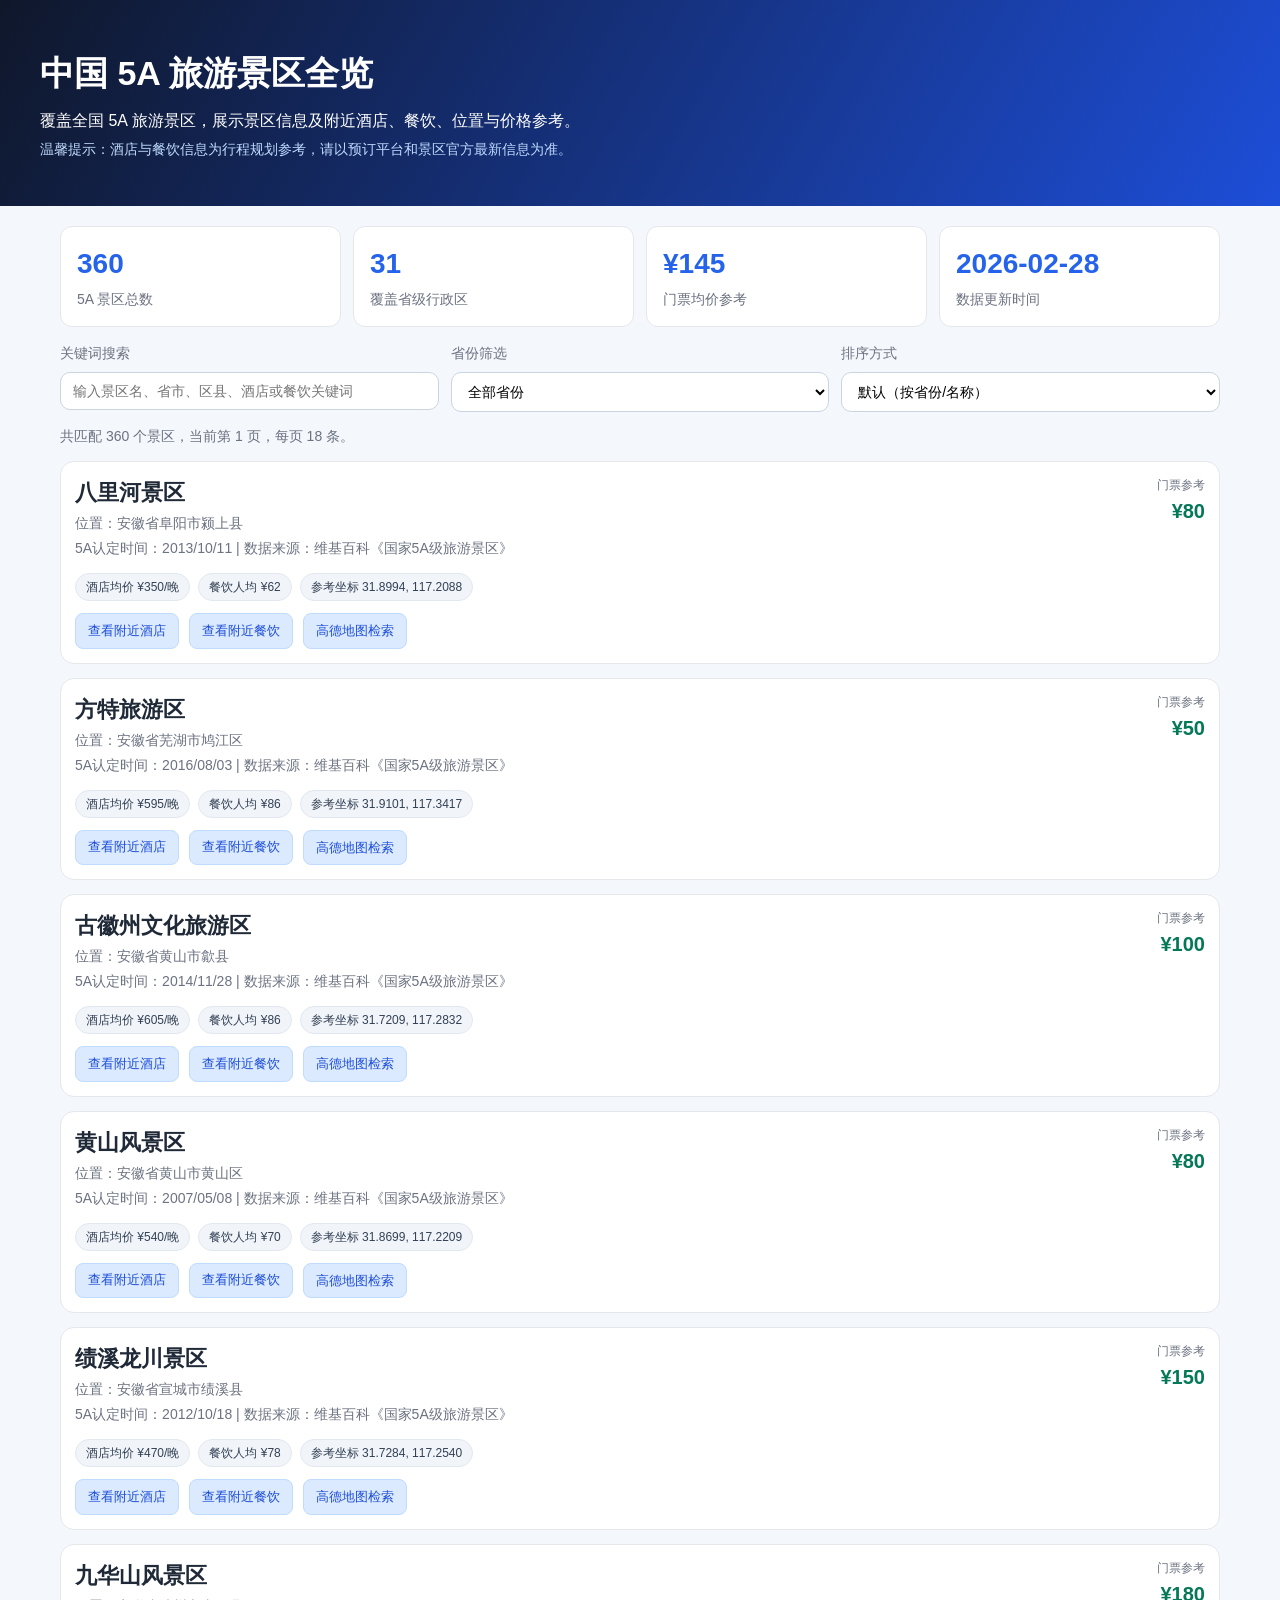
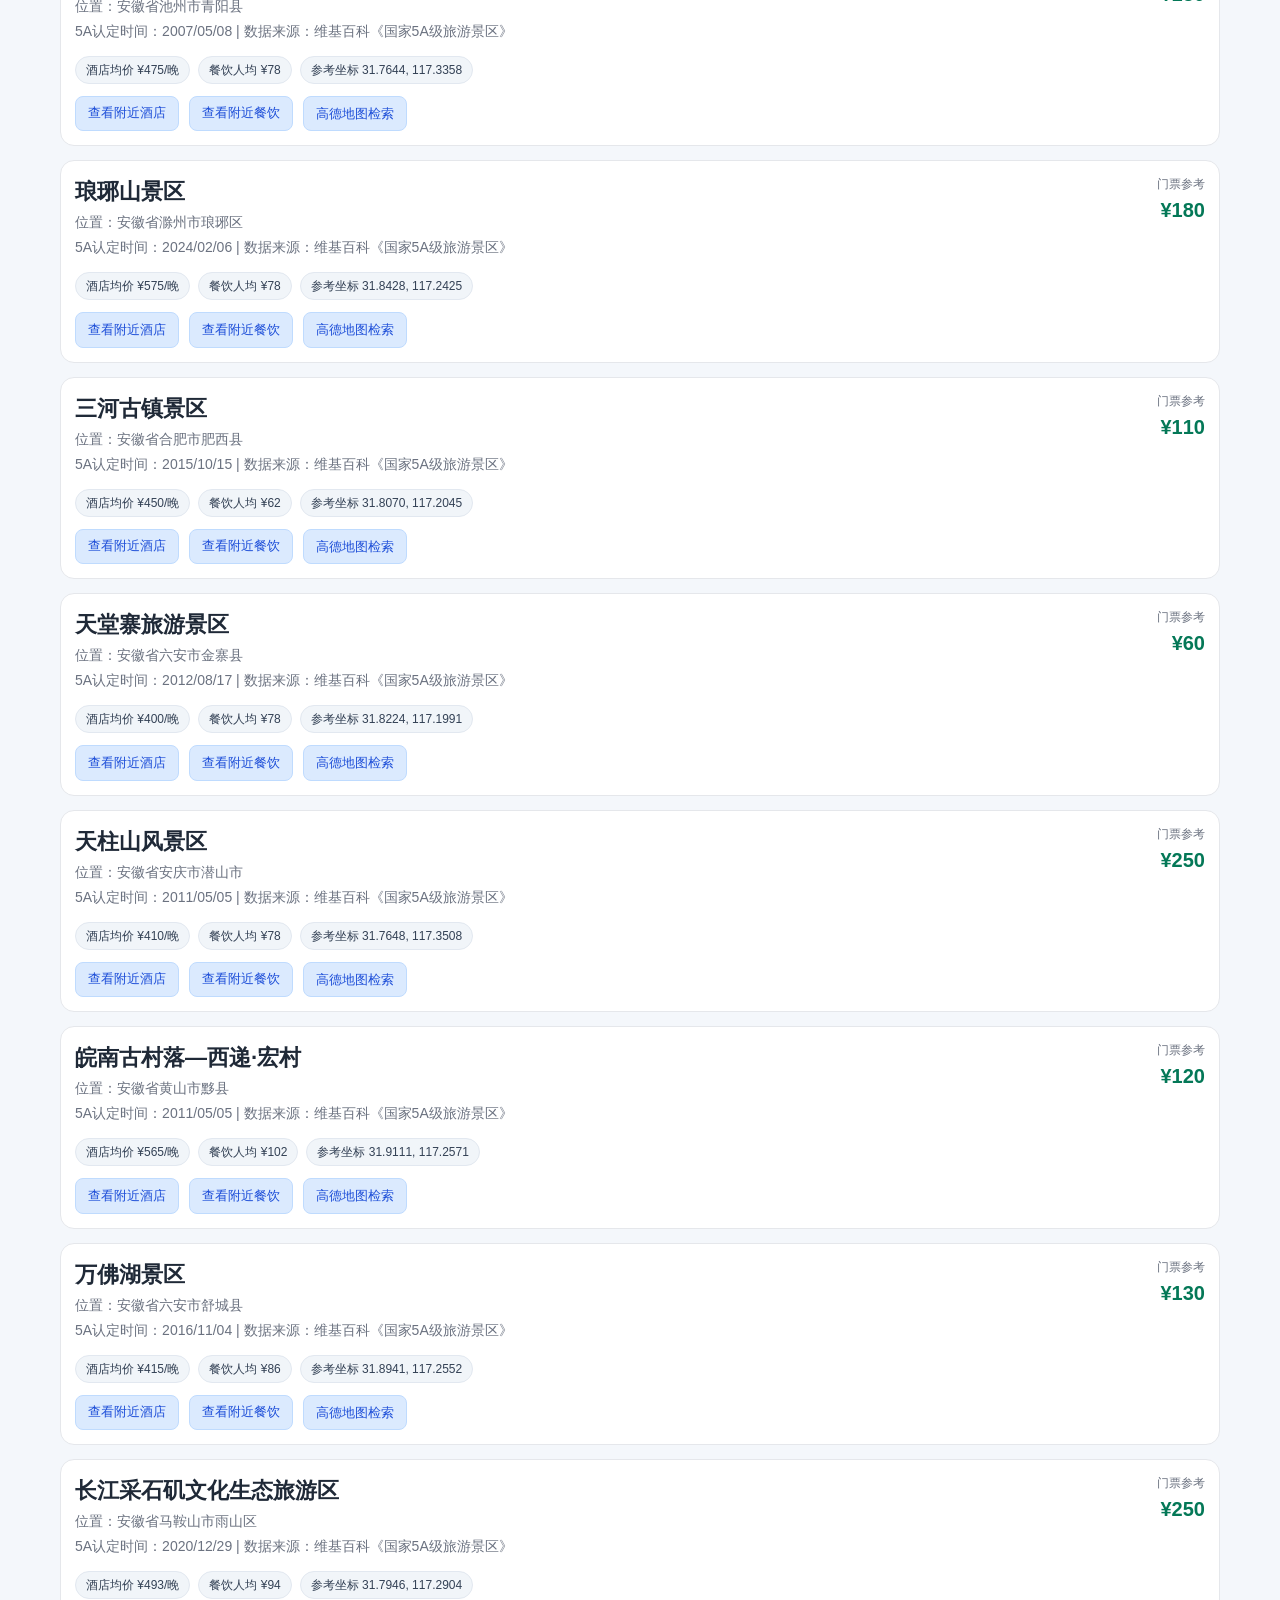
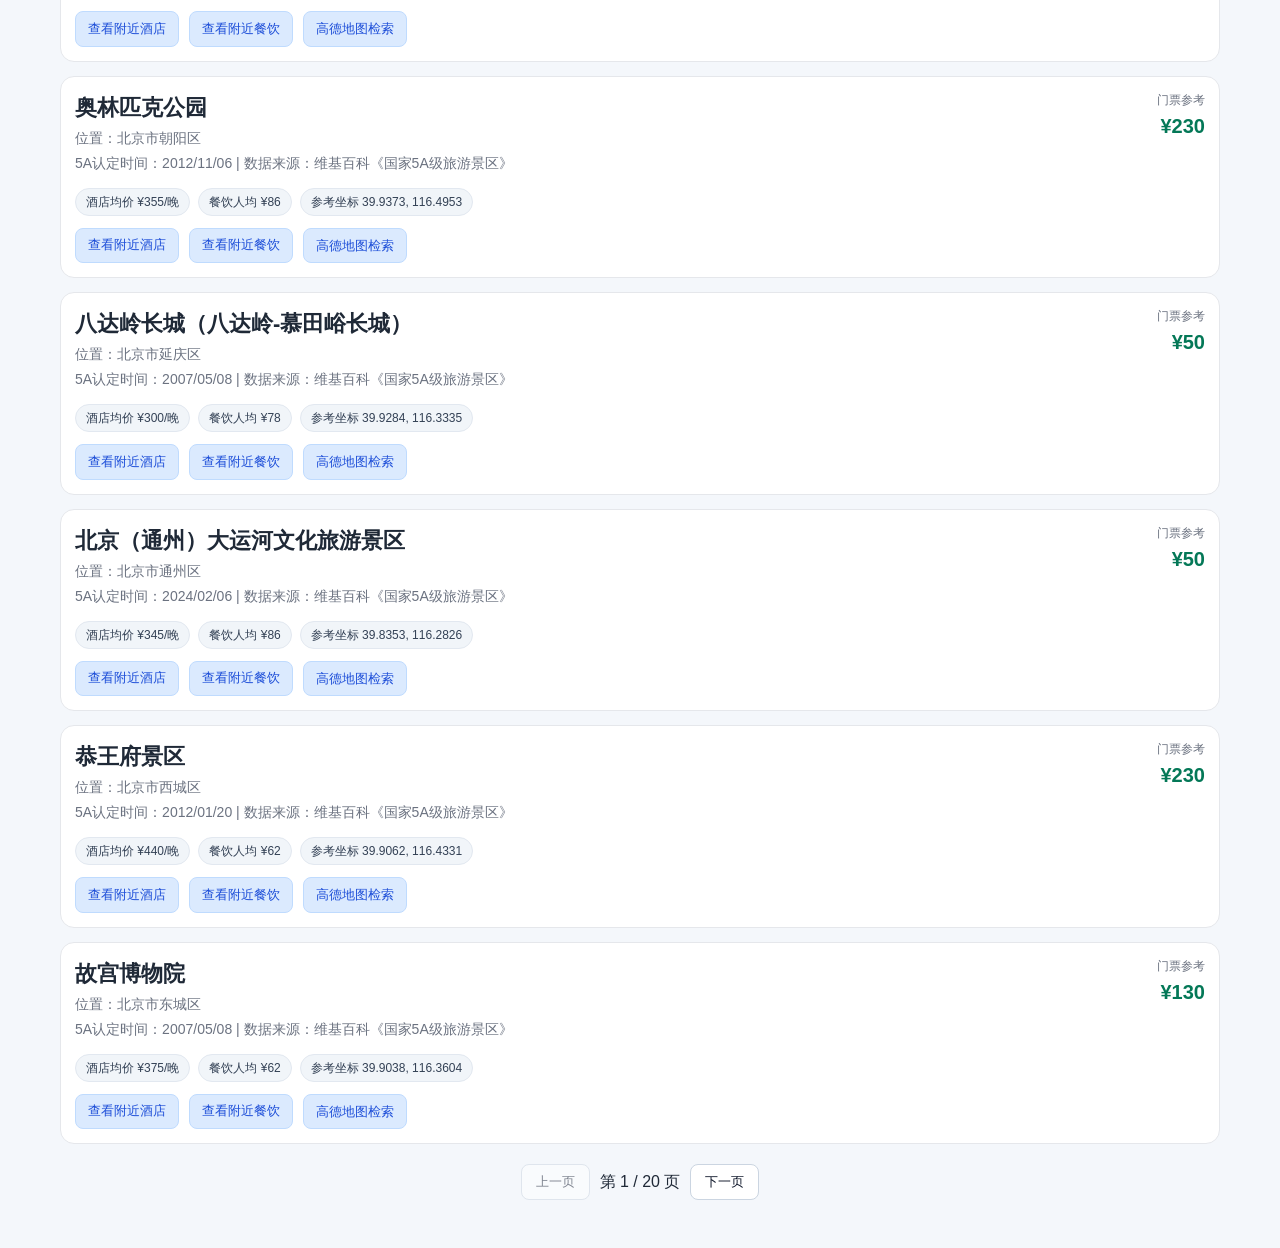
<file: src/main/resources/static/china-5a-travel/index.html>
<!DOCTYPE html>
<html lang="zh-CN">
<head>
  <meta charset="UTF-8" />
  <meta name="viewport" content="width=device-width, initial-scale=1.0" />
  <title>中国5A旅游景区全览</title>
  <link rel="stylesheet" href="./styles.css" />
</head>
<body>
  <header class="hero">
    <div class="hero-content">
      <h1>中国 5A 旅游景区全览</h1>
      <p>
        覆盖全国 5A 旅游景区，展示景区信息及附近酒店、餐饮、位置与价格参考。
      </p>
      <p class="hint">
        温馨提示：酒店与餐饮信息为行程规划参考，请以预订平台和景区官方最新信息为准。
      </p>
    </div>
  </header>

  <main class="container">
    <section class="stats" id="statsPanel">
      <article>
        <h2 id="totalAttractions">0</h2>
        <p>5A 景区总数</p>
      </article>
      <article>
        <h2 id="totalProvinces">0</h2>
        <p>覆盖省级行政区</p>
      </article>
      <article>
        <h2 id="avgTicketPrice">¥0</h2>
        <p>门票均价参考</p>
      </article>
      <article>
        <h2 id="lastUpdated">-</h2>
        <p>数据更新时间</p>
      </article>
    </section>

    <section class="controls">
      <label>
        关键词搜索
        <input
          id="searchInput"
          type="text"
          placeholder="输入景区名、省市、区县、酒店或餐饮关键词"
        />
      </label>

      <label>
        省份筛选
        <select id="provinceSelect">
          <option value="">全部省份</option>
        </select>
      </label>

      <label>
        排序方式
        <select id="sortSelect">
          <option value="default">默认（按省份/名称）</option>
          <option value="ticketAsc">门票价格升序</option>
          <option value="ticketDesc">门票价格降序</option>
          <option value="hotelAsc">酒店均价升序</option>
          <option value="hotelDesc">酒店均价降序</option>
          <option value="foodAsc">餐饮人均升序</option>
          <option value="foodDesc">餐饮人均降序</option>
        </select>
      </label>
    </section>

    <section class="result-meta">
      <p id="resultText">正在加载数据...</p>
    </section>

    <section id="cardList" class="card-list"></section>

    <section class="pagination">
      <button id="prevBtn" type="button">上一页</button>
      <span id="pageInfo">第 1 / 1 页</span>
      <button id="nextBtn" type="button">下一页</button>
    </section>
  </main>

  <template id="cardTemplate">
    <article class="spot-card">
      <div class="spot-header">
        <div>
          <h3 class="spot-name"></h3>
          <p class="spot-location"></p>
          <p class="spot-date"></p>
        </div>
        <div class="spot-price-block">
          <p class="ticket-price-label">门票参考</p>
          <p class="ticket-price"></p>
        </div>
      </div>

      <div class="spot-tags"></div>

      <div class="spot-actions">
        <button class="toggle-hotels" type="button">查看附近酒店</button>
        <button class="toggle-foods" type="button">查看附近餐饮</button>
        <a class="map-link" target="_blank" rel="noopener noreferrer">地图搜索</a>
      </div>

      <div class="detail-panel hotels-panel hidden"></div>
      <div class="detail-panel foods-panel hidden"></div>
    </article>
  </template>

  <script src="./app.js"></script>
</body>
</html>
</file>
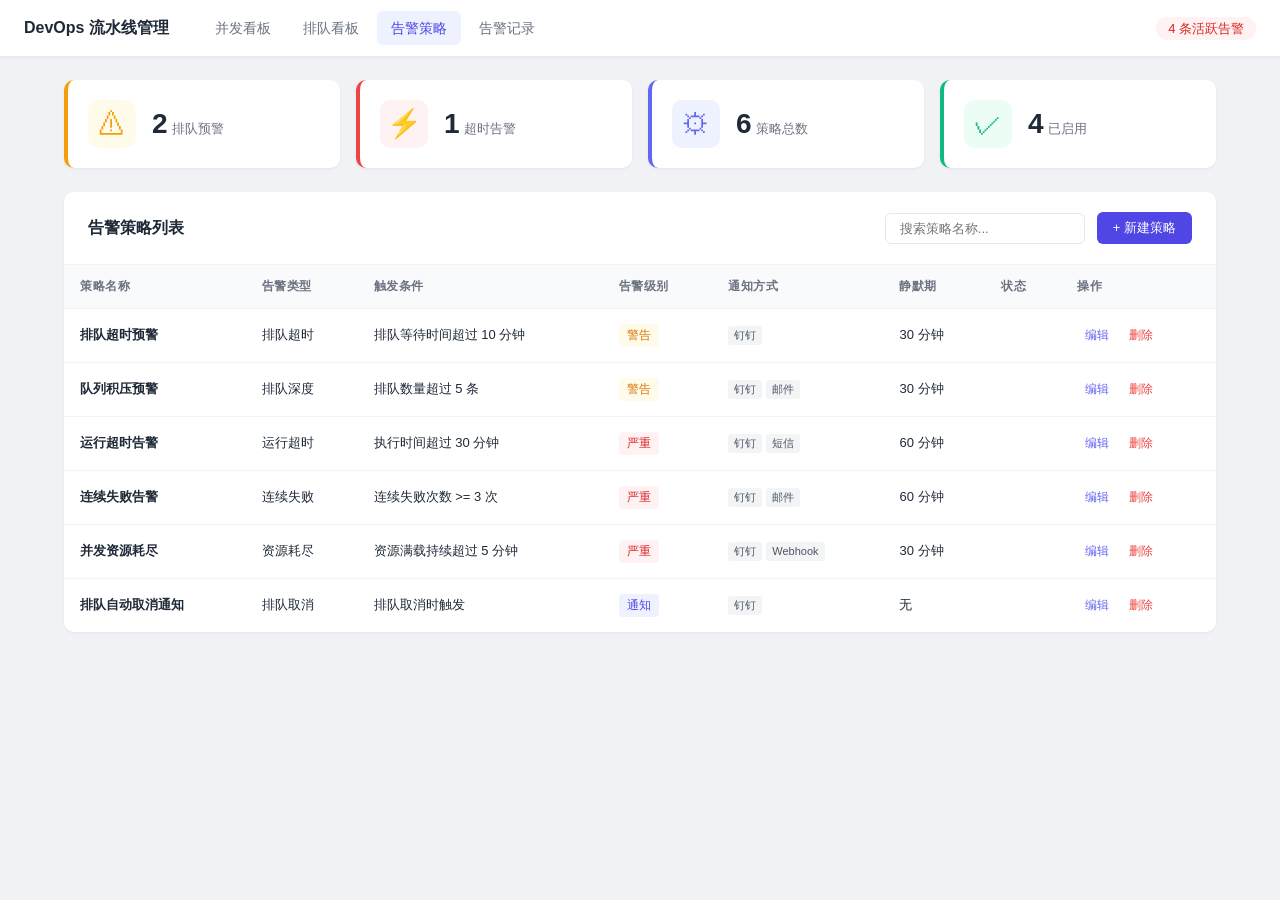
<file: src/main/resources/static/pipeline-alert/index.html>
<!DOCTYPE html>
<html lang="zh-CN">
<head>
    <meta charset="UTF-8">
    <meta name="viewport" content="width=device-width, initial-scale=1.0">
    <title>流水线告警策略配置</title>
    <link rel="stylesheet" href="styles.css">
</head>
<body>
    <div class="app-container">
        <!-- 顶部导航 -->
        <header class="app-header">
            <div class="header-left">
                <h1 class="app-title">DevOps 流水线管理</h1>
                <nav class="header-nav">
                    <a href="#" class="nav-item">并发看板</a>
                    <a href="#" class="nav-item">排队看板</a>
                    <a href="#" class="nav-item active">告警策略</a>
                    <a href="#" class="nav-item">告警记录</a>
                </nav>
            </div>
            <div class="header-right">
                <span class="alert-badge" id="activeAlertCount">3 条活跃告警</span>
            </div>
        </header>

        <main class="main-content">
            <!-- 告警概览卡片 -->
            <section class="overview-cards">
                <div class="card card-warning">
                    <div class="card-icon">&#9888;</div>
                    <div class="card-info">
                        <span class="card-value" id="queueAlertCount">2</span>
                        <span class="card-label">排队预警</span>
                    </div>
                </div>
                <div class="card card-critical">
                    <div class="card-icon">&#9889;</div>
                    <div class="card-info">
                        <span class="card-value" id="timeoutAlertCount">1</span>
                        <span class="card-label">超时告警</span>
                    </div>
                </div>
                <div class="card card-info">
                    <div class="card-icon">&#9881;</div>
                    <div class="card-info">
                        <span class="card-value" id="strategyCount">6</span>
                        <span class="card-label">策略总数</span>
                    </div>
                </div>
                <div class="card card-success">
                    <div class="card-icon">&#10003;</div>
                    <div class="card-info">
                        <span class="card-value" id="enabledCount">4</span>
                        <span class="card-label">已启用</span>
                    </div>
                </div>
            </section>

            <!-- 策略列表 -->
            <section class="strategy-section">
                <div class="section-header">
                    <h2>告警策略列表</h2>
                    <div class="section-actions">
                        <input type="text" class="search-input" placeholder="搜索策略名称..." id="searchInput">
                        <button class="btn btn-primary" onclick="openModal()">+ 新建策略</button>
                    </div>
                </div>

                <table class="strategy-table">
                    <thead>
                        <tr>
                            <th>策略名称</th>
                            <th>告警类型</th>
                            <th>触发条件</th>
                            <th>告警级别</th>
                            <th>通知方式</th>
                            <th>静默期</th>
                            <th>状态</th>
                            <th>操作</th>
                        </tr>
                    </thead>
                    <tbody id="strategyTableBody">
                        <!-- 由 JS 动态渲染 -->
                    </tbody>
                </table>
            </section>
        </main>

        <!-- 新建/编辑策略弹窗 -->
        <div class="modal-overlay" id="modalOverlay" onclick="closeModal(event)">
            <div class="modal" onclick="event.stopPropagation()">
                <div class="modal-header">
                    <h3 id="modalTitle">新建告警策略</h3>
                    <button class="modal-close" onclick="closeModal()">&times;</button>
                </div>
                <form class="modal-body" id="strategyForm" onsubmit="saveStrategy(event)">
                    <!-- 基本信息 -->
                    <div class="form-section">
                        <h4 class="form-section-title">基本信息</h4>
                        <div class="form-row">
                            <div class="form-group">
                                <label>策略名称 <span class="required">*</span></label>
                                <input type="text" id="strategyName" required placeholder="例如：排队超时预警">
                            </div>
                            <div class="form-group">
                                <label>告警级别 <span class="required">*</span></label>
                                <select id="alertLevel" required>
                                    <option value="">请选择</option>
                                    <option value="info">Info - 通知</option>
                                    <option value="warning">Warning - 警告</option>
                                    <option value="critical">Critical - 严重</option>
                                </select>
                            </div>
                        </div>
                        <div class="form-group">
                            <label>策略描述</label>
                            <textarea id="strategyDesc" rows="2" placeholder="描述该策略的用途和触发场景"></textarea>
                        </div>
                    </div>

                    <!-- 触发条件 -->
                    <div class="form-section">
                        <h4 class="form-section-title">触发条件</h4>
                        <div class="form-row">
                            <div class="form-group">
                                <label>告警类型 <span class="required">*</span></label>
                                <select id="alertType" required onchange="updateConditionUI()">
                                    <option value="">请选择</option>
                                    <option value="queue_timeout">排队超时</option>
                                    <option value="queue_depth">排队深度(积压)</option>
                                    <option value="run_timeout">运行超时</option>
                                    <option value="continuous_fail">连续失败</option>
                                    <option value="resource_exhausted">资源耗尽</option>
                                    <option value="queue_cancelled">排队自动取消</option>
                                </select>
                            </div>
                            <div class="form-group" id="thresholdGroup">
                                <label id="thresholdLabel">阈值 <span class="required">*</span></label>
                                <div class="input-with-unit">
                                    <input type="number" id="thresholdValue" min="1" required placeholder="10">
                                    <span class="input-unit" id="thresholdUnit">分钟</span>
                                </div>
                            </div>
                        </div>
                        <div class="form-group">
                            <label>适用流水线</label>
                            <div class="pipeline-selector">
                                <label class="radio-label">
                                    <input type="radio" name="pipelineScope" value="all" checked> 全部流水线
                                </label>
                                <label class="radio-label">
                                    <input type="radio" name="pipelineScope" value="selected"> 指定流水线
                                </label>
                            </div>
                            <input type="text" id="pipelineFilter" placeholder="输入流水线名称筛选..." class="pipeline-filter-input" style="display:none">
                        </div>
                    </div>

                    <!-- 通知配置 -->
                    <div class="form-section">
                        <h4 class="form-section-title">通知配置</h4>
                        <div class="form-group">
                            <label>通知方式 <span class="required">*</span></label>
                            <div class="checkbox-group">
                                <label class="checkbox-label">
                                    <input type="checkbox" name="notifyMethod" value="dingtalk" checked> 钉钉群通知
                                </label>
                                <label class="checkbox-label">
                                    <input type="checkbox" name="notifyMethod" value="email"> 邮件通知
                                </label>
                                <label class="checkbox-label">
                                    <input type="checkbox" name="notifyMethod" value="webhook"> Webhook
                                </label>
                                <label class="checkbox-label">
                                    <input type="checkbox" name="notifyMethod" value="sms"> 短信通知
                                </label>
                            </div>
                        </div>
                        <div class="form-row">
                            <div class="form-group">
                                <label>通知对象</label>
                                <select id="notifyTarget">
                                    <option value="owner">流水线负责人</option>
                                    <option value="committer">代码提交者</option>
                                    <option value="admin">项目管理员</option>
                                    <option value="ops">运维团队</option>
                                    <option value="custom">自定义成员</option>
                                </select>
                            </div>
                            <div class="form-group">
                                <label>静默期</label>
                                <div class="input-with-unit">
                                    <input type="number" id="silencePeriod" min="0" value="30" placeholder="30">
                                    <span class="input-unit">分钟</span>
                                </div>
                            </div>
                        </div>
                    </div>

                    <div class="modal-footer">
                        <button type="button" class="btn btn-secondary" onclick="closeModal()">取消</button>
                        <button type="submit" class="btn btn-primary">保存策略</button>
                    </div>
                </form>
            </div>
        </div>
    </div>

    <script src="app.js"></script>
</body>
</html>
</file>
<file: src/main/resources/static/china-5a-travel/styles.css>
:root {
  color-scheme: light;
  --bg: #f4f7fb;
  --card: #ffffff;
  --text: #1f2937;
  --muted: #6b7280;
  --line: #e5e7eb;
  --brand: #2563eb;
  --brand-soft: #dbeafe;
  --ok: #047857;
}

* {
  box-sizing: border-box;
}

body {
  margin: 0;
  font-family: "PingFang SC", "Microsoft YaHei", "Noto Sans SC", sans-serif;
  color: var(--text);
  background: var(--bg);
  line-height: 1.5;
}

.hero {
  background: linear-gradient(120deg, #0f172a, #1d4ed8);
  color: #fff;
  padding: 48px 20px 40px;
}

.hero-content {
  max-width: 1200px;
  margin: 0 auto;
}

.hero h1 {
  margin: 0 0 10px;
  font-size: 34px;
}

.hero p {
  margin: 6px 0;
  max-width: 860px;
}

.hero .hint {
  color: #bfdbfe;
  font-size: 14px;
}

.container {
  max-width: 1200px;
  margin: 20px auto 48px;
  padding: 0 20px;
}

.stats {
  display: grid;
  gap: 12px;
  grid-template-columns: repeat(auto-fit, minmax(180px, 1fr));
}

.stats article {
  background: var(--card);
  border: 1px solid var(--line);
  border-radius: 12px;
  padding: 16px;
}

.stats h2 {
  margin: 0;
  color: var(--brand);
  font-size: 28px;
}

.stats p {
  margin: 4px 0 0;
  color: var(--muted);
  font-size: 14px;
}

.controls {
  margin-top: 16px;
  display: grid;
  gap: 12px;
  grid-template-columns: repeat(auto-fit, minmax(240px, 1fr));
}

.controls label {
  display: flex;
  flex-direction: column;
  gap: 8px;
  font-size: 14px;
  color: var(--muted);
}

.controls input,
.controls select {
  border: 1px solid #cbd5e1;
  border-radius: 10px;
  padding: 10px 12px;
  font-size: 14px;
  outline: none;
  background: #fff;
}

.controls input:focus,
.controls select:focus {
  border-color: var(--brand);
  box-shadow: 0 0 0 2px var(--brand-soft);
}

.result-meta {
  margin-top: 14px;
  color: var(--muted);
  font-size: 14px;
}

.card-list {
  margin-top: 14px;
  display: grid;
  gap: 14px;
}

.spot-card {
  background: var(--card);
  border: 1px solid var(--line);
  border-radius: 14px;
  padding: 14px;
}

.spot-header {
  display: flex;
  align-items: flex-start;
  justify-content: space-between;
  gap: 12px;
}

.spot-name {
  margin: 0;
  font-size: 22px;
}

.spot-location,
.spot-date {
  margin: 4px 0;
  color: var(--muted);
  font-size: 14px;
}

.spot-price-block {
  min-width: 110px;
  text-align: right;
}

.ticket-price-label {
  margin: 0;
  color: var(--muted);
  font-size: 12px;
}

.ticket-price {
  margin: 2px 0 0;
  color: var(--ok);
  font-size: 20px;
  font-weight: 700;
}

.spot-tags {
  margin-top: 10px;
  display: flex;
  flex-wrap: wrap;
  gap: 8px;
}

.tag {
  background: #f1f5f9;
  border: 1px solid #e2e8f0;
  border-radius: 999px;
  padding: 4px 10px;
  font-size: 12px;
  color: #334155;
}

.spot-actions {
  margin-top: 12px;
  display: flex;
  flex-wrap: wrap;
  gap: 10px;
}

.spot-actions button,
.spot-actions .map-link {
  border: 1px solid #bfdbfe;
  background: var(--brand-soft);
  color: #1d4ed8;
  padding: 7px 12px;
  border-radius: 8px;
  font-size: 13px;
  cursor: pointer;
  text-decoration: none;
}

.spot-actions button:hover,
.spot-actions .map-link:hover {
  background: #bfdbfe;
}

.detail-panel {
  margin-top: 12px;
  border-top: 1px dashed #cbd5e1;
  padding-top: 12px;
}

.detail-panel.hidden {
  display: none;
}

.detail-item {
  border: 1px solid #e2e8f0;
  border-radius: 10px;
  padding: 10px;
  margin-bottom: 8px;
  background: #f8fafc;
}

.detail-item h4 {
  margin: 0 0 4px;
  font-size: 15px;
}

.detail-item p {
  margin: 2px 0;
  font-size: 13px;
  color: #475569;
}

.pagination {
  margin-top: 20px;
  display: flex;
  justify-content: center;
  align-items: center;
  gap: 10px;
}

.pagination button {
  background: #fff;
  border: 1px solid #cbd5e1;
  color: #0f172a;
  padding: 8px 14px;
  border-radius: 8px;
  cursor: pointer;
}

.pagination button:disabled {
  opacity: 0.5;
  cursor: not-allowed;
}

@media (max-width: 720px) {
  .hero h1 {
    font-size: 26px;
  }

  .spot-header {
    flex-direction: column;
  }

  .spot-price-block {
    text-align: left;
  }
}
</file>
<file: src/main/resources/static/pipeline-alert/styles.css>
/* ===== 全局样式 ===== */
* {
    margin: 0;
    padding: 0;
    box-sizing: border-box;
}

body {
    font-family: -apple-system, BlinkMacSystemFont, "Segoe UI", Roboto, "PingFang SC", "Microsoft YaHei", sans-serif;
    background: #f0f2f5;
    color: #1f2937;
    line-height: 1.6;
}

.app-container {
    min-height: 100vh;
}

/* ===== 顶部导航 ===== */
.app-header {
    background: #fff;
    padding: 0 24px;
    height: 56px;
    display: flex;
    align-items: center;
    justify-content: space-between;
    box-shadow: 0 1px 4px rgba(0, 0, 0, 0.08);
    position: sticky;
    top: 0;
    z-index: 100;
}

.header-left {
    display: flex;
    align-items: center;
    gap: 32px;
}

.app-title {
    font-size: 16px;
    font-weight: 600;
    color: #1f2937;
    white-space: nowrap;
}

.header-nav {
    display: flex;
    gap: 4px;
}

.nav-item {
    padding: 6px 14px;
    border-radius: 6px;
    text-decoration: none;
    color: #6b7280;
    font-size: 14px;
    transition: all 0.2s;
}

.nav-item:hover {
    background: #f3f4f6;
    color: #1f2937;
}

.nav-item.active {
    background: #eef2ff;
    color: #4f46e5;
    font-weight: 500;
}

.alert-badge {
    background: #fef2f2;
    color: #dc2626;
    padding: 4px 12px;
    border-radius: 12px;
    font-size: 13px;
    font-weight: 500;
}

/* ===== 主内容区 ===== */
.main-content {
    max-width: 1200px;
    margin: 0 auto;
    padding: 24px;
}

/* ===== 概览卡片 ===== */
.overview-cards {
    display: grid;
    grid-template-columns: repeat(4, 1fr);
    gap: 16px;
    margin-bottom: 24px;
}

.card {
    background: #fff;
    border-radius: 10px;
    padding: 20px;
    display: flex;
    align-items: center;
    gap: 16px;
    box-shadow: 0 1px 3px rgba(0, 0, 0, 0.06);
    border-left: 4px solid transparent;
    transition: transform 0.2s, box-shadow 0.2s;
}

.card:hover {
    transform: translateY(-2px);
    box-shadow: 0 4px 12px rgba(0, 0, 0, 0.1);
}

.card-warning {
    border-left-color: #f59e0b;
}

.card-critical {
    border-left-color: #ef4444;
}

.card-info {
    border-left-color: #6366f1;
}

.card-success {
    border-left-color: #10b981;
}

.card-icon {
    font-size: 28px;
    width: 48px;
    height: 48px;
    display: flex;
    align-items: center;
    justify-content: center;
    border-radius: 10px;
    background: #f9fafb;
}

.card-warning .card-icon { background: #fffbeb; color: #f59e0b; }
.card-critical .card-icon { background: #fef2f2; color: #ef4444; }
.card-info .card-icon { background: #eef2ff; color: #6366f1; }
.card-success .card-icon { background: #ecfdf5; color: #10b981; }

.card-info-container {
    display: flex;
    flex-direction: column;
}

.card-value {
    font-size: 28px;
    font-weight: 700;
    line-height: 1.2;
}

.card-label {
    font-size: 13px;
    color: #6b7280;
}

/* ===== 策略列表 ===== */
.strategy-section {
    background: #fff;
    border-radius: 10px;
    box-shadow: 0 1px 3px rgba(0, 0, 0, 0.06);
    overflow: hidden;
}

.section-header {
    padding: 20px 24px;
    display: flex;
    align-items: center;
    justify-content: space-between;
    border-bottom: 1px solid #f3f4f6;
}

.section-header h2 {
    font-size: 16px;
    font-weight: 600;
}

.section-actions {
    display: flex;
    gap: 12px;
    align-items: center;
}

.search-input {
    padding: 7px 14px;
    border: 1px solid #e5e7eb;
    border-radius: 6px;
    font-size: 13px;
    width: 200px;
    outline: none;
    transition: border-color 0.2s;
}

.search-input:focus {
    border-color: #6366f1;
}

/* ===== 按钮 ===== */
.btn {
    padding: 7px 16px;
    border-radius: 6px;
    font-size: 13px;
    font-weight: 500;
    cursor: pointer;
    border: none;
    transition: all 0.2s;
    white-space: nowrap;
}

.btn-primary {
    background: #4f46e5;
    color: #fff;
}

.btn-primary:hover {
    background: #4338ca;
}

.btn-secondary {
    background: #f3f4f6;
    color: #374151;
    border: 1px solid #e5e7eb;
}

.btn-secondary:hover {
    background: #e5e7eb;
}

.btn-sm {
    padding: 4px 10px;
    font-size: 12px;
}

.btn-text {
    background: none;
    color: #6366f1;
    padding: 4px 8px;
}

.btn-text:hover {
    background: #eef2ff;
}

.btn-danger-text {
    background: none;
    color: #ef4444;
    padding: 4px 8px;
}

.btn-danger-text:hover {
    background: #fef2f2;
}

/* ===== 表格 ===== */
.strategy-table {
    width: 100%;
    border-collapse: collapse;
}

.strategy-table th {
    padding: 12px 16px;
    text-align: left;
    font-size: 12px;
    font-weight: 600;
    color: #6b7280;
    text-transform: uppercase;
    letter-spacing: 0.5px;
    background: #f9fafb;
    border-bottom: 1px solid #f3f4f6;
}

.strategy-table td {
    padding: 14px 16px;
    font-size: 13px;
    border-bottom: 1px solid #f3f4f6;
    vertical-align: middle;
}

.strategy-table tbody tr:hover {
    background: #f9fafb;
}

.strategy-table tbody tr:last-child td {
    border-bottom: none;
}

/* ===== 标签 ===== */
.tag {
    display: inline-block;
    padding: 2px 8px;
    border-radius: 4px;
    font-size: 12px;
    font-weight: 500;
}

.tag-info {
    background: #eef2ff;
    color: #4f46e5;
}

.tag-warning {
    background: #fffbeb;
    color: #d97706;
}

.tag-critical {
    background: #fef2f2;
    color: #dc2626;
}

.notify-tags {
    display: flex;
    gap: 4px;
    flex-wrap: wrap;
}

.notify-tag {
    display: inline-block;
    padding: 1px 6px;
    background: #f3f4f6;
    border-radius: 3px;
    font-size: 11px;
    color: #4b5563;
}

/* ===== 开关 ===== */
.toggle-switch {
    position: relative;
    width: 40px;
    height: 22px;
    cursor: pointer;
}

.toggle-switch input {
    opacity: 0;
    width: 0;
    height: 0;
}

.toggle-slider {
    position: absolute;
    inset: 0;
    background: #d1d5db;
    border-radius: 11px;
    transition: background 0.2s;
}

.toggle-slider::before {
    content: "";
    position: absolute;
    width: 18px;
    height: 18px;
    left: 2px;
    top: 2px;
    background: #fff;
    border-radius: 50%;
    transition: transform 0.2s;
}

.toggle-switch input:checked + .toggle-slider {
    background: #4f46e5;
}

.toggle-switch input:checked + .toggle-slider::before {
    transform: translateX(18px);
}

/* ===== 操作按钮组 ===== */
.action-group {
    display: flex;
    gap: 4px;
}

/* ===== 弹窗 ===== */
.modal-overlay {
    display: none;
    position: fixed;
    inset: 0;
    background: rgba(0, 0, 0, 0.4);
    z-index: 200;
    justify-content: center;
    align-items: flex-start;
    padding-top: 60px;
    overflow-y: auto;
}

.modal-overlay.active {
    display: flex;
}

.modal {
    background: #fff;
    border-radius: 12px;
    width: 640px;
    max-width: 95vw;
    box-shadow: 0 20px 60px rgba(0, 0, 0, 0.15);
    animation: modalSlideIn 0.25s ease-out;
}

@keyframes modalSlideIn {
    from {
        opacity: 0;
        transform: translateY(-20px);
    }
    to {
        opacity: 1;
        transform: translateY(0);
    }
}

.modal-header {
    padding: 20px 24px;
    display: flex;
    align-items: center;
    justify-content: space-between;
    border-bottom: 1px solid #f3f4f6;
}

.modal-header h3 {
    font-size: 16px;
    font-weight: 600;
}

.modal-close {
    background: none;
    border: none;
    font-size: 22px;
    color: #9ca3af;
    cursor: pointer;
    width: 32px;
    height: 32px;
    display: flex;
    align-items: center;
    justify-content: center;
    border-radius: 6px;
}

.modal-close:hover {
    background: #f3f4f6;
    color: #1f2937;
}

.modal-body {
    padding: 24px;
}

.modal-footer {
    display: flex;
    justify-content: flex-end;
    gap: 12px;
    padding-top: 20px;
    border-top: 1px solid #f3f4f6;
    margin-top: 8px;
}

/* ===== 表单 ===== */
.form-section {
    margin-bottom: 20px;
}

.form-section-title {
    font-size: 14px;
    font-weight: 600;
    color: #374151;
    margin-bottom: 12px;
    padding-bottom: 8px;
    border-bottom: 1px solid #f3f4f6;
}

.form-row {
    display: grid;
    grid-template-columns: 1fr 1fr;
    gap: 16px;
}

.form-group {
    margin-bottom: 14px;
}

.form-group label {
    display: block;
    font-size: 13px;
    font-weight: 500;
    color: #374151;
    margin-bottom: 6px;
}

.required {
    color: #ef4444;
}

.form-group input[type="text"],
.form-group input[type="number"],
.form-group select,
.form-group textarea {
    width: 100%;
    padding: 8px 12px;
    border: 1px solid #e5e7eb;
    border-radius: 6px;
    font-size: 13px;
    outline: none;
    transition: border-color 0.2s;
    font-family: inherit;
}

.form-group input:focus,
.form-group select:focus,
.form-group textarea:focus {
    border-color: #6366f1;
    box-shadow: 0 0 0 3px rgba(99, 102, 241, 0.1);
}

.input-with-unit {
    display: flex;
    align-items: center;
}

.input-with-unit input {
    border-top-right-radius: 0 !important;
    border-bottom-right-radius: 0 !important;
    flex: 1;
}

.input-unit {
    padding: 8px 12px;
    background: #f9fafb;
    border: 1px solid #e5e7eb;
    border-left: none;
    border-radius: 0 6px 6px 0;
    font-size: 13px;
    color: #6b7280;
    white-space: nowrap;
}

.checkbox-group {
    display: flex;
    flex-wrap: wrap;
    gap: 16px;
}

.checkbox-label,
.radio-label {
    display: flex;
    align-items: center;
    gap: 6px;
    font-size: 13px;
    color: #374151;
    cursor: pointer;
}

.pipeline-selector {
    display: flex;
    gap: 20px;
    margin-bottom: 8px;
}

.pipeline-filter-input {
    margin-top: 8px;
}

/* ===== 响应式 ===== */
@media (max-width: 768px) {
    .overview-cards {
        grid-template-columns: repeat(2, 1fr);
    }

    .header-nav {
        display: none;
    }

    .section-header {
        flex-direction: column;
        align-items: flex-start;
        gap: 12px;
    }

    .section-actions {
        width: 100%;
    }

    .search-input {
        flex: 1;
    }

    .form-row {
        grid-template-columns: 1fr;
    }

    .strategy-table {
        font-size: 12px;
    }

    .strategy-table th,
    .strategy-table td {
        padding: 10px 8px;
    }
}
</file>
